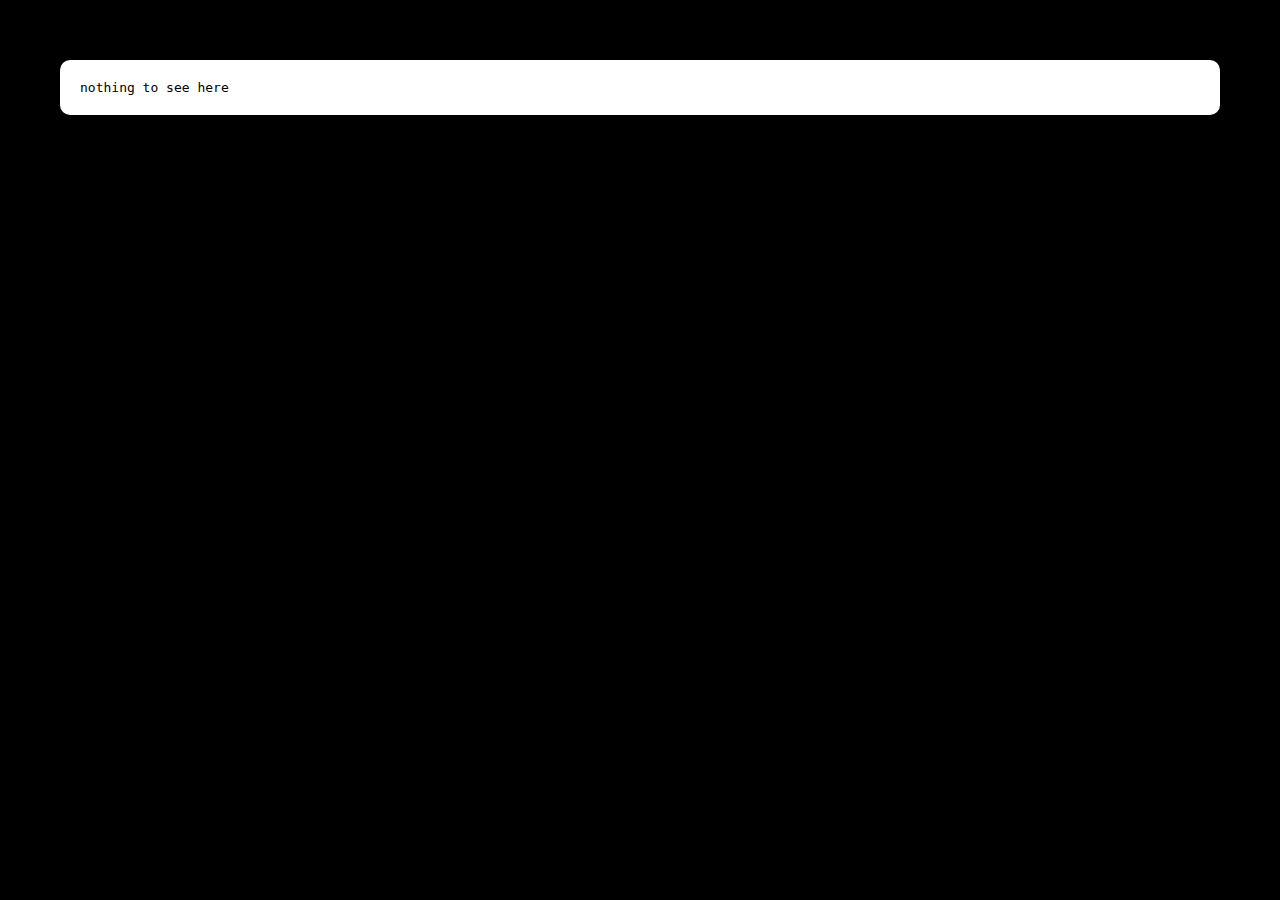
<file: index.html>
<!Doctype html>
<html lang="en">
    <head>
        <meta charset="UTF-8">
        <title>sermet cagan</title>
        <link rel="stylesheet" href="./style.css">
    </head>
    <body>
        <div>nothing to see here</div>
    </body>
</html>
</file>
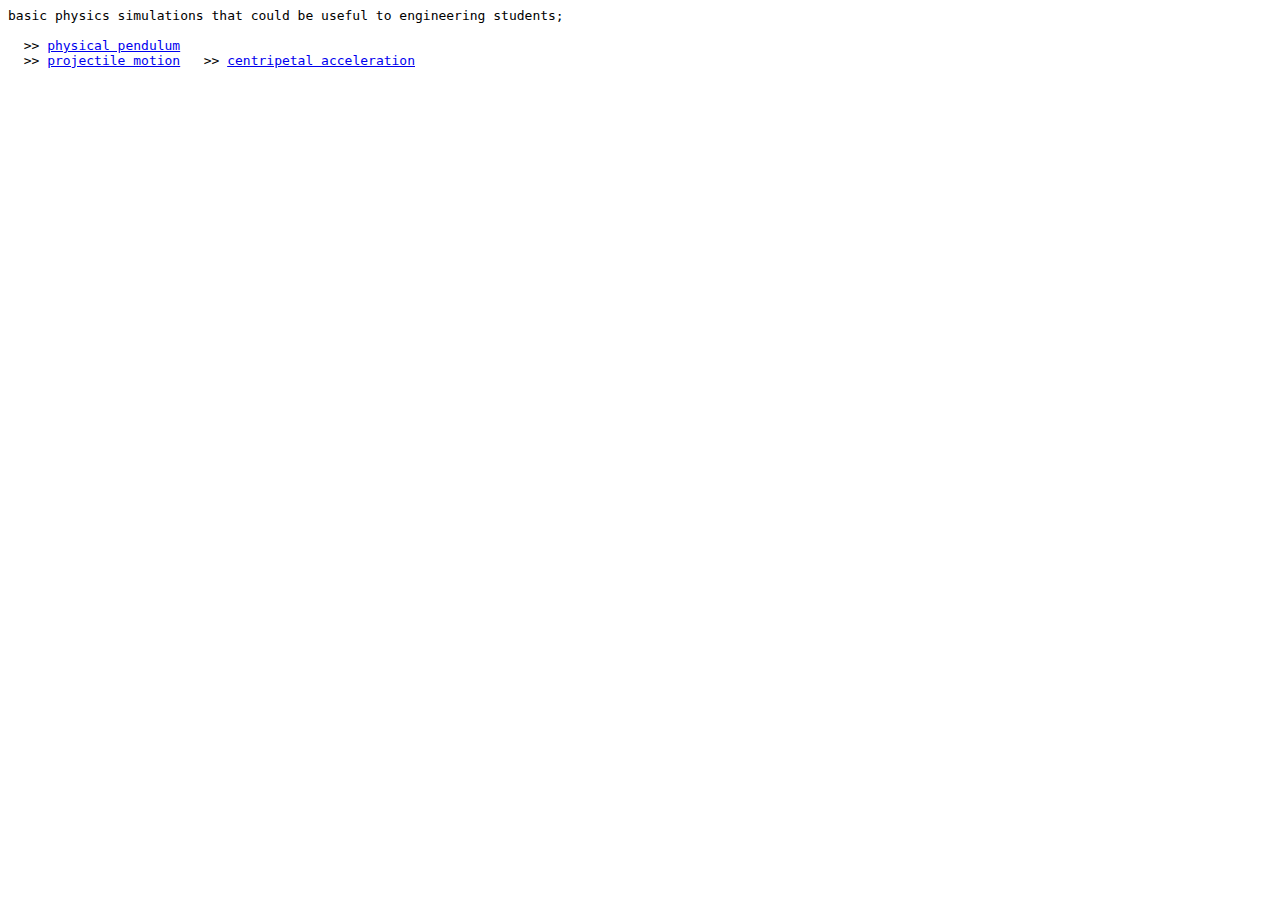
<file: simulations/index.html>
<html>
<head>
<style>body {font-family: monospace}</style>
<link rel="icon" type="image/png" href="imgs/favicon.png">
<title>sermet cagan</title>
</head>

<body>
basic physics simulations that could be useful to engineering students;
<br>
<br>
&nbsp&nbsp>> <a href="/simulations/physical-pendulum">physical pendulum</a><br>
&nbsp&nbsp>> <a href="/simulations/projectile-motion">projectile motion</a>
&nbsp&nbsp>> <a href="/simulations/centripetal-acceleration">centripetal acceleration</a>
</body>
</html>
</file>
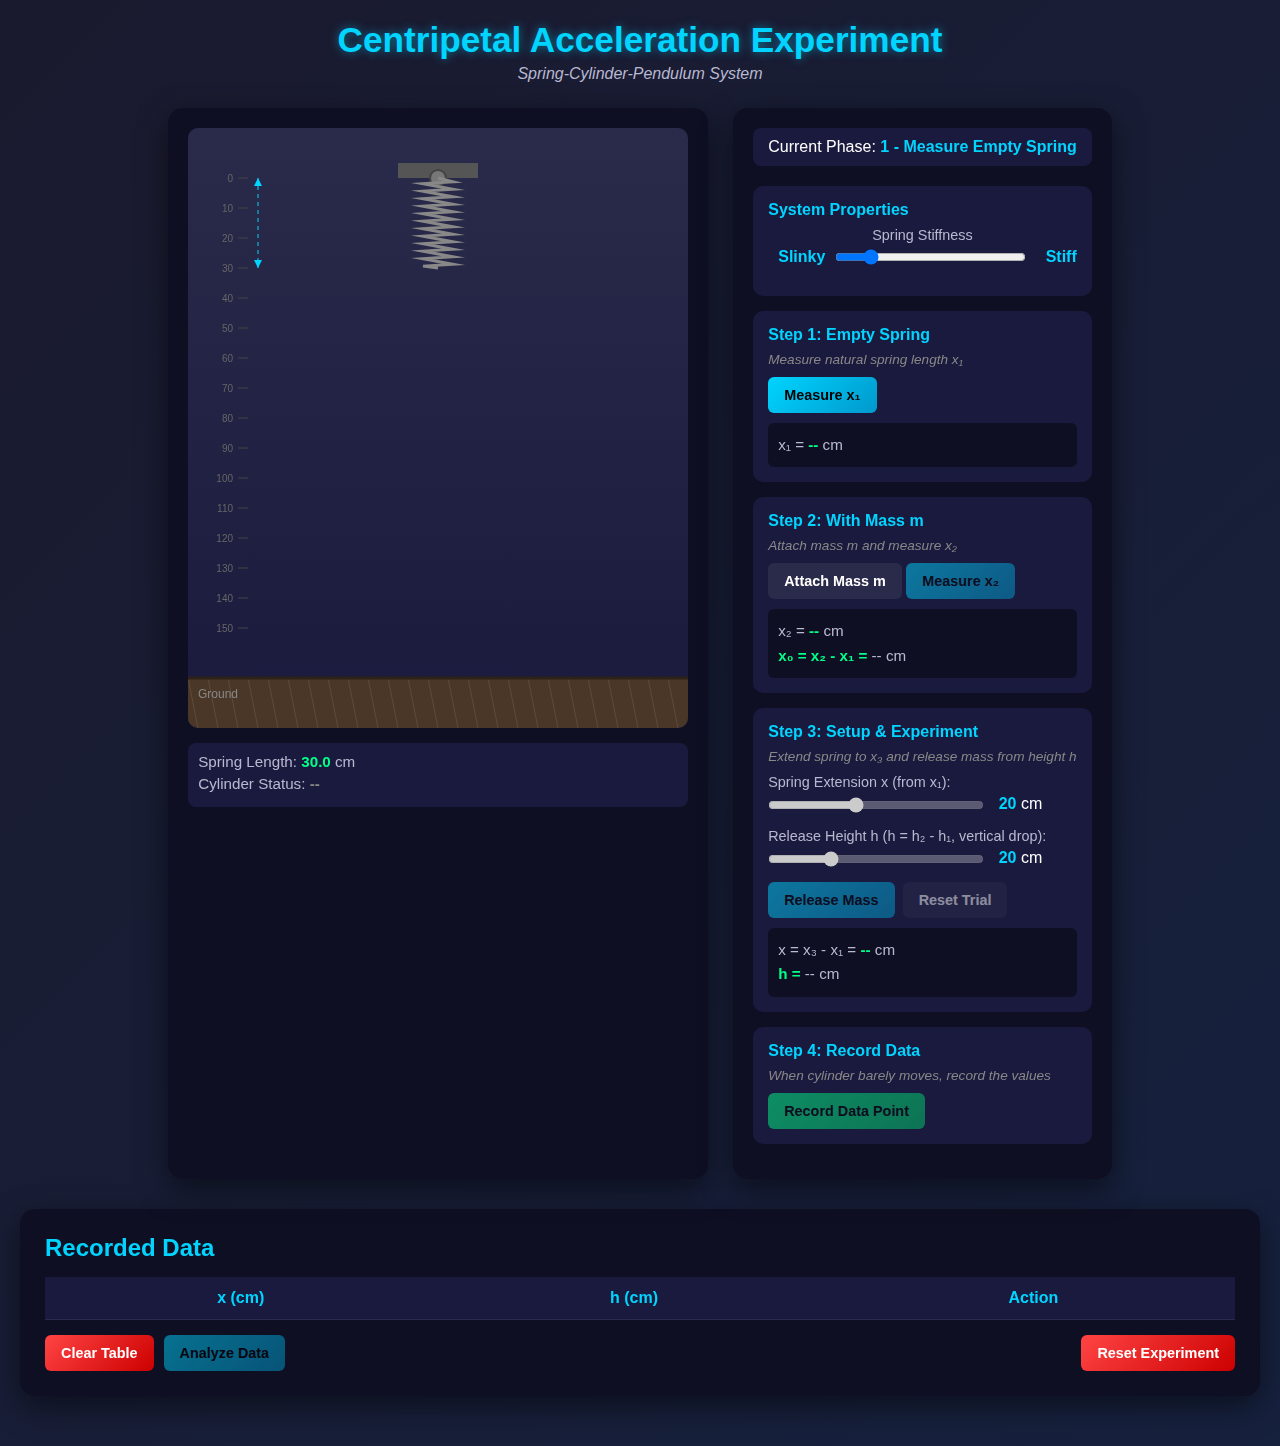
<file: simulations/centripetal-acceleration/index.html>
<!DOCTYPE html>
<html lang="en">
<head>
    <meta charset="UTF-8">
    <meta name="viewport" content="width=device-width, initial-scale=1.0">
    <title>Centripetal Acceleration - Physics 101 Lab</title>
    <link rel="stylesheet" href="styles.css">
</head>
<body>
    <div class="container">
        <h1>Centripetal Acceleration Experiment</h1>
        <p class="subtitle">Spring-Cylinder-Pendulum System</p>

        <div class="main-content">
            <div class="simulation-area">
                <canvas id="simCanvas" width="500" height="600"></canvas>
                <div class="sim-info">
                    <div>Spring Length: <span id="springLengthDisplay">--</span> cm</div>
                    <div>Cylinder Status: <span id="cylinderStatus">At Rest</span></div>
                </div>
            </div>

            <div class="controls-area">
                <div class="phase-indicator">
                    <span>Current Phase: </span>
                    <span id="phaseDisplay" class="phase-text">1 - Measure Empty Spring</span>
                </div>

                <div class="control-section">
                    <h3>System Properties</h3>
                    <div class="control-group" style="text-align: center;">
                        <label>Spring Stiffness</label>
                        <div style="display: flex; align-items: center; justify-content: center; gap: 10px;">
                            <span>Slinky</span>
                            <input type="range" id="kSlider" min="1000" max="10000" value="2450">
                            <span>Stiff</span>
                        </div>
                    </div>
                </div>

                <div class="control-section">
                    <h3>Step 1: Empty Spring</h3>
                    <p class="info-text">Measure natural spring length x₁</p>
                    <button id="measureX1Btn" class="btn btn-primary">Measure x₁</button>
                    <div class="measurement-display">
                        <span>x₁ = </span><span id="x1Value">--</span> cm
                    </div>
                </div>

                <div class="control-section">
                    <h3>Step 2: With Mass m</h3>
                    <p class="info-text">Attach mass m and measure x₂</p>
                    <button id="attachMassBtn" class="btn btn-secondary">Attach Mass m</button>
                    <button id="measureX2Btn" class="btn btn-primary" disabled>Measure x₂</button>
                    <div class="measurement-display">
                        <span>x₂ = </span><span id="x2Value">--</span> cm
                        <br>
                        <span>x₀ = x₂ - x₁ = </span><span id="x0Value">--</span> cm
                    </div>
                </div>

                <div class="control-section">
                    <h3>Step 3: Setup & Experiment</h3>
                    <p class="info-text">Extend spring to x₃ and release mass from height h</p>

                    <div class="control-group">
                        <label>Spring Extension x (from x₁):</label>
                        <input type="range" id="x3Slider" min="0" max="50" value="20" disabled>
                        <span id="x3SliderValue">20</span> cm
                    </div>

                    <div class="control-group">
                        <label>Release Height h (h = h₂ - h₁, vertical drop):</label>
                        <input type="range" id="hSlider" min="5" max="60" value="20" disabled>
                        <span id="hSliderValue">20</span> cm
                    </div>

                    <div class="button-group">
                        <button id="releaseBtn" class="btn btn-primary" disabled>Release Mass</button>
                        <button id="resetTrialBtn" class="btn btn-secondary" disabled>Reset Trial</button>
                    </div>

                    <div class="measurement-display">
                        <span>x = x₃ - x₁ = </span><span id="xValue">--</span> cm
                        <br>
                        <span>h = </span><span id="hValue">--</span> cm
                    </div>
                </div>

                <div class="control-section">
                    <h3>Step 4: Record Data</h3>
                    <p class="info-text">When cylinder barely moves, record the values</p>
                    <button id="recordBtn" class="btn btn-success" disabled>Record Data Point</button>
                </div>
            </div>
        </div>

        <div class="data-section">
            <h2>Recorded Data</h2>
            <table id="dataTable">
                <thead>
                    <tr>
                        <th>x (cm)</th>
                        <th>h (cm)</th>
                        <th>Action</th>
                    </tr>
                </thead>
                <tbody id="dataTableBody">
                </tbody>
            </table>
            <div class="table-buttons">
                <button id="clearTableBtn" class="btn btn-danger">Clear Table</button>
                <button id="analyzeBtn" class="btn btn-primary" disabled>Analyze Data</button>
                <button id="fullResetBtn" class="btn btn-danger" style="margin-left: auto;">Reset Experiment</button>
            </div>
        </div>

        <div class="analysis-section" id="analysisSection" style="display: none;">
            <h2>Data Analysis</h2>
            <div class="analysis-content">
                <div class="plot-container">
                    <canvas id="plotCanvas" width="450" height="350"></canvas>
                </div>
                <div class="results-container">
                    <h3>Linear Fit: x = a·h + b</h3>
                    <p><strong>Slope (a = dx/dh):</strong> <span id="slopeValue">--</span></p>
                    <p><strong>Intercept (b):</strong> <span id="interceptValue">--</span> cm</p>
                    <p><strong>R² Value:</strong> <span id="r2Value">--</span></p>

                    <div class="calculation-box">
                        <h4>Rope Length Calculation</h4>
                        <p>From: dx/dh = 2x₀/l</p>
                        <p>l = 2x₀ / slope</p>
                        <p><strong>x₀ = </strong><span id="x0Result">--</span> cm</p>
                        <p><strong>Experimental l = </strong><span id="expLength">--</span> cm</p>
                        <p><strong>Actual l = </strong>75 cm</p>
                        <p class="error-result"><strong>% Error = </strong><span id="percentError">--</span>%</p>
                    </div>
                </div>
            </div>
        </div>
    </div>

    <script src="script.js"></script>
</body>
</html>
</file>
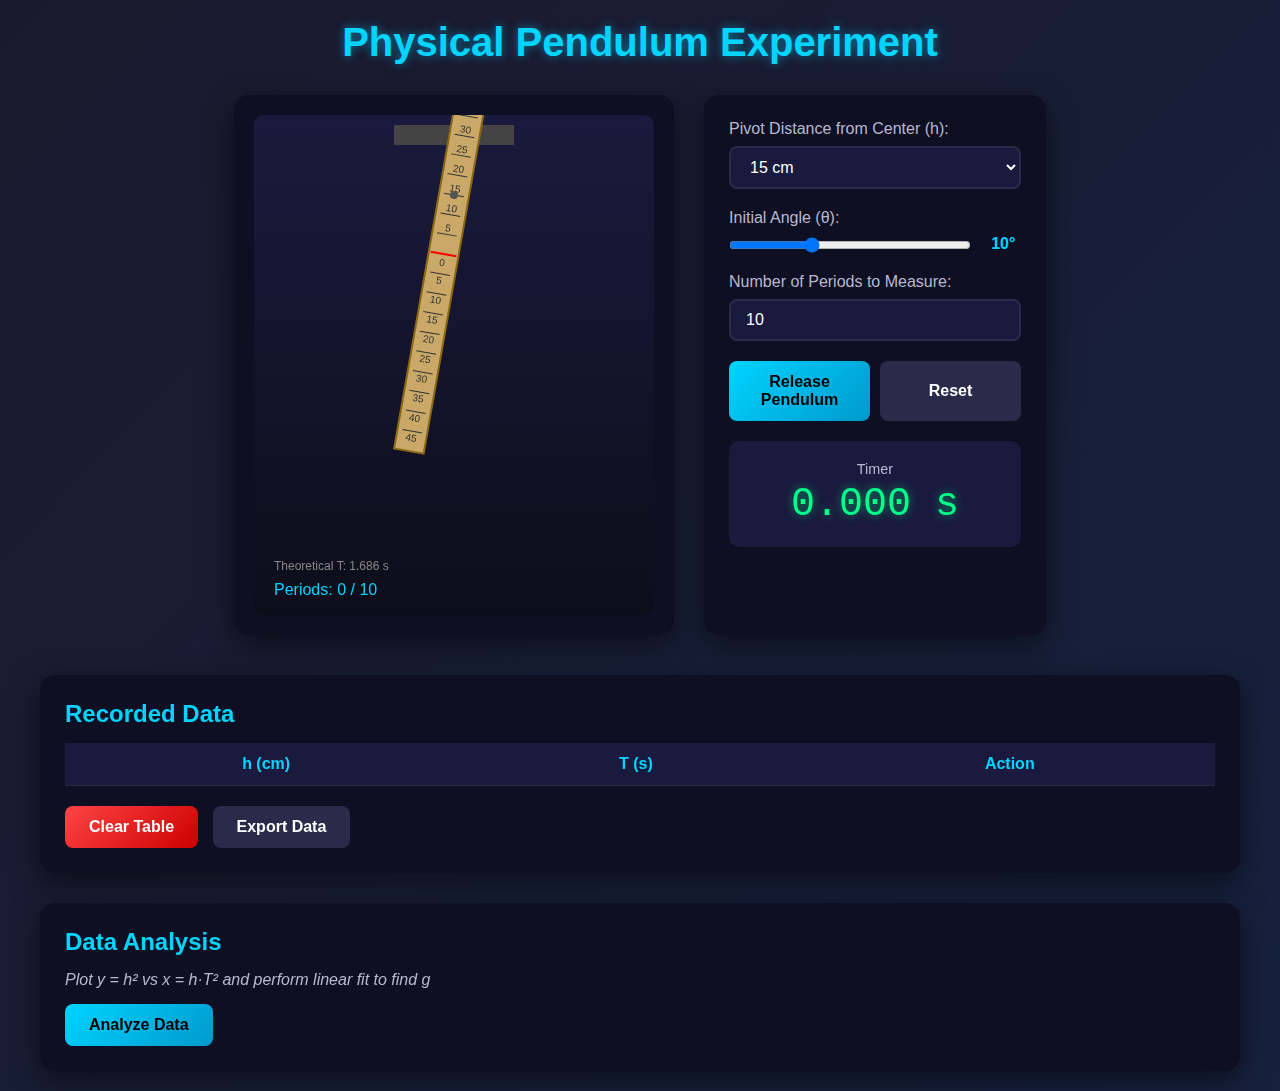
<file: simulations/physical-pendulum/index.html>
<!DOCTYPE html>
<html lang="en">
<head>
    <meta charset="UTF-8">
    <meta name="viewport" content="width=device-width, initial-scale=1.0">
    <title>Physical Pendulum - Physics 101 Lab</title>
    <link rel="stylesheet" href="styles.css">
</head>
<body>
    <div class="container">
        <h1>Physical Pendulum Experiment</h1>

        <div class="main-content">
            <div class="simulation-area">
                <canvas id="pendulumCanvas" width="400" height="500"></canvas>
            </div>

            <div class="controls-area">
                <div class="control-group">
                    <label for="pivotDistance">Pivot Distance from Center (h):</label>
                    <select id="pivotDistance">
                        <option value="5">5 cm</option>
                        <option value="10">10 cm</option>
                        <option value="15" selected>15 cm</option>
                        <option value="20">20 cm</option>
                        <option value="25">25 cm</option>
                        <option value="30">30 cm</option>
                        <option value="35">35 cm</option>
                        <option value="40">40 cm</option>
                        <option value="45">45 cm</option>
                    </select>
                </div>

                <div class="control-group">
                    <label for="initialAngle">Initial Angle (θ):</label>
                    <input type="range" id="initialAngle" min="5" max="20" value="10">
                    <span id="angleValue">10°</span>
                </div>

                <div class="control-group">
                    <label for="periodCount">Number of Periods to Measure:</label>
                    <input type="number" id="periodCount" min="1" max="20" value="10">
                </div>

                <div class="button-group">
                    <button id="releaseBtn" class="btn btn-primary">Release Pendulum</button>
                    <button id="resetBtn" class="btn btn-secondary">Reset</button>
                </div>

                <div class="timer-display">
                    <div class="timer-label">Timer</div>
                    <div id="timerValue" class="timer-value">0.000 s</div>
                </div>

                <div class="results-display" id="resultsDisplay" style="display: none;">
                    <h3>Results</h3>
                    <p><strong>Pivot Distance (h):</strong> <span id="resultH">-</span> cm</p>
                    <p><strong>Periods Measured:</strong> <span id="resultPeriods">-</span></p>
                    <p><strong>Total Time:</strong> <span id="resultTotalTime">-</span> s</p>
                    <p><strong>Average Period (T):</strong> <span id="resultAvgPeriod">-</span> s</p>
                    <button id="storeBtn" class="btn btn-success">Store Result</button>
                </div>
            </div>
        </div>

        <div class="data-table-section">
            <h2>Recorded Data</h2>
            <table id="dataTable">
                <thead>
                    <tr>
                        <th>h (cm)</th>
                        <th>T (s)</th>
                        <th>Action</th>
                    </tr>
                </thead>
                <tbody id="dataTableBody">
                </tbody>
            </table>
            <button id="clearTableBtn" class="btn btn-danger">Clear Table</button>
            <button id="exportBtn" class="btn btn-secondary">Export Data</button>
        </div>

        <div class="analysis-section">
            <h2>Data Analysis</h2>
            <p class="analysis-info">Plot y = h² vs x = h·T² and perform linear fit to find g</p>
            <button id="analyzeBtn" class="btn btn-primary">Analyze Data</button>

            <div id="analysisResults" class="analysis-results" style="display: none;">
                <div class="plot-container">
                    <canvas id="plotCanvas" width="500" height="400"></canvas>
                </div>
                <div class="fit-results">
                    <h3>Linear Fit Results</h3>
                    <p class="equation">y = <span id="slopeValue">-</span>x + <span id="interceptValue">-</span></p>
                    <p><strong>Slope (a):</strong> <span id="slopeDisplay">-</span> s²</p>
                    <p><strong>Intercept (b):</strong> <span id="interceptDisplay">-</span> cm²</p>
                    <p><strong>R² value:</strong> <span id="r2Value">-</span></p>
                    <div class="gravity-result">
                        <p>From a = g/(4π²):</p>
                        <p class="gravity-value">g = <span id="expGravity">-</span> cm/s²</p>
                        <p class="gravity-value">g = <span id="expGravityM">-</span> m/s²</p>
                        <p class="theoretical">Theoretical: g = 980 cm/s² (9.80 m/s²)</p>
                        <p><strong>Percent Error:</strong> <span id="percentError">-</span>%</p>
                    </div>
                </div>
            </div>
        </div>
    </div>

    <script src="script.js"></script>
</body>
</html>
</file>
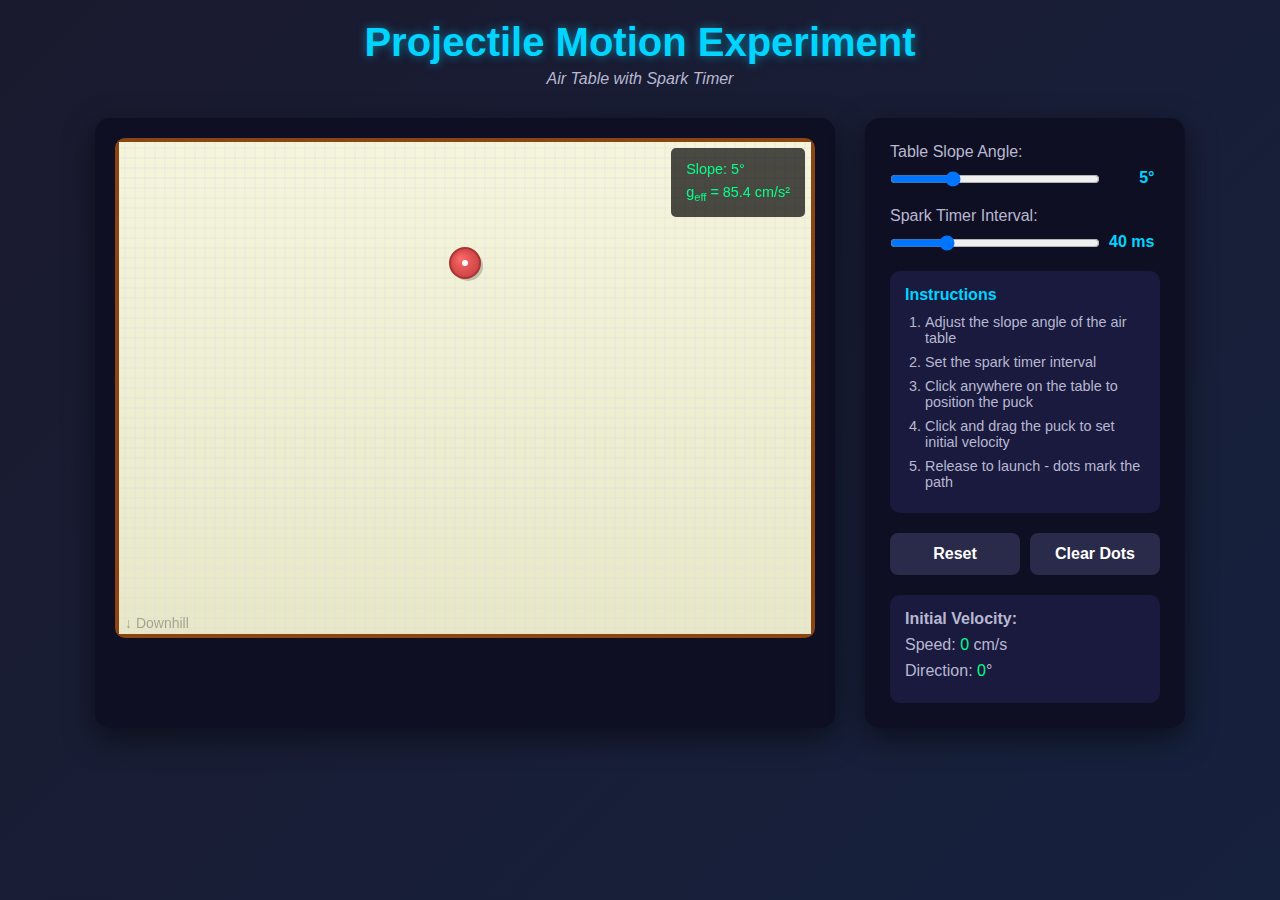
<file: simulations/projectile-motion/index.html>
<!DOCTYPE html>
<html lang="en">
<head>
    <meta charset="UTF-8">
    <meta name="viewport" content="width=device-width, initial-scale=1.0">
    <title>Projectile Motion - Physics 101 Lab</title>
    <link rel="stylesheet" href="styles.css">
</head>
<body>
    <div class="container">
        <h1>Projectile Motion Experiment</h1>
        <p class="subtitle">Air Table with Spark Timer</p>

        <div class="main-content">
            <div class="simulation-area">
                <div class="table-container">
                    <canvas id="airTableCanvas" width="700" height="500"></canvas>
                    <div class="slope-indicator">
                        <div>Slope: <span id="slopeDisplay">5</span>°</div>
                        <div>g<sub>eff</sub> = <span id="gEffDisplay">85.4</span> cm/s²</div>
                    </div>
                </div>
            </div>

            <div class="controls-area">
                <div class="control-group">
                    <label for="slopeAngle">Table Slope Angle:</label>
                    <input type="range" id="slopeAngle" min="1" max="15" value="5" step="0.5">
                    <span id="slopeValue">5°</span>
                </div>

                <div class="control-group">
                    <label for="sparkInterval">Spark Timer Interval:</label>
                    <input type="range" id="sparkInterval" min="20" max="100" value="40" step="5">
                    <span id="sparkValue">40 ms</span>
                </div>

                <div class="instructions">
                    <h3>Instructions</h3>
                    <ol>
                        <li>Adjust the slope angle of the air table</li>
                        <li>Set the spark timer interval</li>
                        <li>Click anywhere on the table to position the puck</li>
                        <li>Click and drag the puck to set initial velocity</li>
                        <li>Release to launch - dots mark the path</li>
                    </ol>
                </div>

                <div class="button-group">
                    <button id="resetBtn" class="btn btn-secondary">Reset</button>
                    <button id="clearDotsBtn" class="btn btn-secondary">Clear Dots</button>
                </div>

                <div class="velocity-display">
                    <p><strong>Initial Velocity:</strong></p>
                    <p>Speed: <span id="speedDisplay">0</span> cm/s</p>
                    <p>Direction: <span id="directionDisplay">0</span>°</p>
                </div>
            </div>
        </div>
    </div>

    <script src="script.js"></script>
</body>
</html>
</file>
<file: style.css>
body {
    background-color: #000000;
    padding: 20px;
    margin: 20px;
    border-radius: 10px;
}

div {
    background-color: #ffffff;
    padding: 20px;
    margin: 20px;
    border-radius: 10px;
    font-family: monospace;
    color: #000000;
}
</file>
<file: simulations/centripetal-acceleration/styles.css>
* {
    margin: 0;
    padding: 0;
    box-sizing: border-box;
}

body {
    font-family: 'Segoe UI', Tahoma, Geneva, Verdana, sans-serif;
    background: linear-gradient(135deg, #1a1a2e 0%, #16213e 100%);
    min-height: 100vh;
    color: #fff;
    padding: 20px;
}

.container {
    max-width: 1400px;
    margin: 0 auto;
}

h1 {
    text-align: center;
    margin-bottom: 5px;
    font-size: 2.2rem;
    color: #00d4ff;
    text-shadow: 0 0 10px rgba(0, 212, 255, 0.5);
}

.subtitle {
    text-align: center;
    color: #b8b8d1;
    margin-bottom: 25px;
    font-style: italic;
}

h2 {
    color: #00d4ff;
    margin-bottom: 15px;
}

h3 {
    color: #00d4ff;
    margin-bottom: 8px;
    font-size: 1rem;
}

h4 {
    color: #00ff88;
    margin-bottom: 10px;
}

.main-content {
    display: flex;
    gap: 25px;
    margin-bottom: 30px;
    flex-wrap: wrap;
    justify-content: center;
}

.simulation-area {
    background: #0f0f23;
    border-radius: 15px;
    padding: 20px;
    box-shadow: 0 10px 30px rgba(0, 0, 0, 0.5);
}

#simCanvas {
    display: block;
    background: linear-gradient(180deg, #2a2a4a 0%, #1a1a3e 100%);
    border-radius: 10px;
}

.sim-info {
    margin-top: 15px;
    padding: 10px;
    background: #1a1a3e;
    border-radius: 8px;
    font-size: 0.95rem;
}

.sim-info div {
    margin-bottom: 5px;
    color: #b8b8d1;
}

.sim-info span {
    color: #00ff88;
    font-weight: bold;
}

.controls-area {
    background: #0f0f23;
    border-radius: 15px;
    padding: 20px;
    min-width: 320px;
    max-width: 380px;
    box-shadow: 0 10px 30px rgba(0, 0, 0, 0.5);
}

.phase-indicator {
    background: #1a1a3e;
    padding: 10px 15px;
    border-radius: 8px;
    margin-bottom: 20px;
    text-align: center;
}

.phase-text {
    color: #00d4ff;
    font-weight: bold;
}

.control-section {
    background: #1a1a3e;
    border-radius: 10px;
    padding: 15px;
    margin-bottom: 15px;
}

.info-text {
    color: #888;
    font-size: 0.85rem;
    margin-bottom: 10px;
    font-style: italic;
}

.control-group {
    margin-bottom: 15px;
}

.control-group label {
    display: block;
    margin-bottom: 5px;
    color: #b8b8d1;
    font-size: 0.9rem;
}

.control-group input[type="range"] {
    width: 70%;
    vertical-align: middle;
}

.control-group span {
    color: #00d4ff;
    font-weight: bold;
    margin-left: 10px;
}

.button-group {
    display: flex;
    gap: 8px;
    flex-wrap: wrap;
    margin-bottom: 10px;
}

.btn {
    padding: 10px 16px;
    border: none;
    border-radius: 6px;
    font-size: 0.9rem;
    font-weight: 600;
    cursor: pointer;
    transition: all 0.3s;
}

.btn:disabled {
    opacity: 0.5;
    cursor: not-allowed;
}

.btn-primary {
    background: linear-gradient(135deg, #00d4ff 0%, #0099cc 100%);
    color: #000;
}

.btn-primary:hover:not(:disabled) {
    transform: translateY(-2px);
    box-shadow: 0 5px 15px rgba(0, 212, 255, 0.4);
}

.btn-secondary {
    background: #2a2a4a;
    color: #fff;
}

.btn-secondary:hover:not(:disabled) {
    background: #3a3a5a;
}

.btn-success {
    background: linear-gradient(135deg, #00ff88 0%, #00cc6a 100%);
    color: #000;
}

.btn-success:hover:not(:disabled) {
    transform: translateY(-2px);
    box-shadow: 0 5px 15px rgba(0, 255, 136, 0.4);
}

.btn-danger {
    background: linear-gradient(135deg, #ff4444 0%, #cc0000 100%);
    color: #fff;
}

.btn-danger:hover:not(:disabled) {
    transform: translateY(-2px);
    box-shadow: 0 5px 15px rgba(255, 68, 68, 0.4);
}

.measurement-display {
    margin-top: 10px;
    padding: 10px;
    background: #0f0f23;
    border-radius: 6px;
    font-size: 0.95rem;
    color: #b8b8d1;
    line-height: 1.6;
}

.measurement-display span:nth-child(even) {
    color: #00ff88;
    font-weight: bold;
}

.data-section {
    background: #0f0f23;
    border-radius: 15px;
    padding: 25px;
    margin-bottom: 30px;
    box-shadow: 0 10px 30px rgba(0, 0, 0, 0.5);
}

#dataTable {
    width: 100%;
    border-collapse: collapse;
    margin-bottom: 15px;
}

#dataTable th,
#dataTable td {
    padding: 12px 20px;
    text-align: center;
    border-bottom: 1px solid #2a2a4a;
}

#dataTable th {
    background: #1a1a3e;
    color: #00d4ff;
    font-weight: 600;
}

#dataTable tbody tr:hover {
    background: #1a1a3e;
}

#dataTable td {
    color: #b8b8d1;
}

.table-buttons {
    display: flex;
    gap: 10px;
}

.btn-remove {
    padding: 5px 12px;
    border: none;
    border-radius: 5px;
    background: #ff4444;
    color: #fff;
    font-size: 0.85rem;
    cursor: pointer;
    transition: all 0.2s;
}

.btn-remove:hover {
    background: #cc0000;
}

.analysis-section {
    background: #0f0f23;
    border-radius: 15px;
    padding: 25px;
    box-shadow: 0 10px 30px rgba(0, 0, 0, 0.5);
}

.analysis-content {
    display: flex;
    gap: 30px;
    flex-wrap: wrap;
}

.plot-container {
    background: #1a1a3e;
    border-radius: 10px;
    padding: 15px;
}

#plotCanvas {
    display: block;
    background: #0d0d1a;
    border-radius: 8px;
}

.results-container {
    flex: 1;
    min-width: 280px;
    background: #1a1a3e;
    border-radius: 10px;
    padding: 20px;
}

.results-container h3 {
    margin-bottom: 15px;
}

.results-container p {
    margin-bottom: 8px;
    color: #b8b8d1;
}

.results-container span {
    color: #00ff88;
}

.calculation-box {
    margin-top: 20px;
    padding: 15px;
    background: #0f0f23;
    border-radius: 8px;
    border: 1px solid #00d4ff;
}

.calculation-box p {
    margin-bottom: 6px;
}

.error-result {
    margin-top: 10px;
    font-size: 1.1rem;
}

.error-result span {
    color: #ff6b6b;
}

@media (max-width: 900px) {
    .main-content {
        flex-direction: column;
        align-items: center;
    }

    .controls-area {
        max-width: 100%;
        min-width: auto;
    }

    .analysis-content {
        flex-direction: column;
    }
}
</file>
<file: simulations/physical-pendulum/styles.css>
* {
    margin: 0;
    padding: 0;
    box-sizing: border-box;
}

body {
    font-family: 'Segoe UI', Tahoma, Geneva, Verdana, sans-serif;
    background: linear-gradient(135deg, #1a1a2e 0%, #16213e 100%);
    min-height: 100vh;
    color: #fff;
    padding: 20px;
}

.container {
    max-width: 1200px;
    margin: 0 auto;
}

h1 {
    text-align: center;
    margin-bottom: 30px;
    font-size: 2.5rem;
    color: #00d4ff;
    text-shadow: 0 0 10px rgba(0, 212, 255, 0.5);
}

h2 {
    color: #00d4ff;
    margin-bottom: 15px;
}

.main-content {
    display: flex;
    gap: 30px;
    margin-bottom: 40px;
    flex-wrap: wrap;
    justify-content: center;
}

.simulation-area {
    background: #0f0f23;
    border-radius: 15px;
    padding: 20px;
    box-shadow: 0 10px 30px rgba(0, 0, 0, 0.5);
}

#pendulumCanvas {
    display: block;
    border-radius: 10px;
    background: linear-gradient(180deg, #1a1a3e 0%, #0d0d1a 100%);
}

.controls-area {
    background: #0f0f23;
    border-radius: 15px;
    padding: 25px;
    min-width: 320px;
    box-shadow: 0 10px 30px rgba(0, 0, 0, 0.5);
}

.control-group {
    margin-bottom: 20px;
}

.control-group label {
    display: block;
    margin-bottom: 8px;
    font-weight: 500;
    color: #b8b8d1;
}

.control-group select,
.control-group input[type="number"] {
    width: 100%;
    padding: 10px 15px;
    border: 2px solid #2a2a4a;
    border-radius: 8px;
    background: #1a1a3e;
    color: #fff;
    font-size: 1rem;
    transition: border-color 0.3s;
}

.control-group select:focus,
.control-group input[type="number"]:focus {
    outline: none;
    border-color: #00d4ff;
}

.control-group input[type="range"] {
    width: calc(100% - 50px);
    vertical-align: middle;
}

#angleValue {
    display: inline-block;
    width: 40px;
    text-align: right;
    color: #00d4ff;
    font-weight: bold;
}

.button-group {
    display: flex;
    gap: 10px;
    margin-bottom: 20px;
}

.btn {
    padding: 12px 24px;
    border: none;
    border-radius: 8px;
    font-size: 1rem;
    font-weight: 600;
    cursor: pointer;
    transition: all 0.3s;
    flex: 1;
}

.btn-primary {
    background: linear-gradient(135deg, #00d4ff 0%, #0099cc 100%);
    color: #000;
}

.btn-primary:hover {
    transform: translateY(-2px);
    box-shadow: 0 5px 20px rgba(0, 212, 255, 0.4);
}

.btn-primary:disabled {
    background: #555;
    cursor: not-allowed;
    transform: none;
    box-shadow: none;
}

.btn-secondary {
    background: #2a2a4a;
    color: #fff;
}

.btn-secondary:hover {
    background: #3a3a5a;
}

.btn-success {
    background: linear-gradient(135deg, #00ff88 0%, #00cc6a 100%);
    color: #000;
}

.btn-success:hover {
    transform: translateY(-2px);
    box-shadow: 0 5px 20px rgba(0, 255, 136, 0.4);
}

.btn-danger {
    background: linear-gradient(135deg, #ff4444 0%, #cc0000 100%);
    color: #fff;
}

.btn-danger:hover {
    transform: translateY(-2px);
    box-shadow: 0 5px 20px rgba(255, 68, 68, 0.4);
}

.timer-display {
    background: #1a1a3e;
    border-radius: 10px;
    padding: 20px;
    text-align: center;
    margin-bottom: 20px;
}

.timer-label {
    font-size: 0.9rem;
    color: #b8b8d1;
    margin-bottom: 5px;
}

.timer-value {
    font-size: 2.5rem;
    font-family: 'Courier New', monospace;
    color: #00ff88;
    text-shadow: 0 0 10px rgba(0, 255, 136, 0.5);
}

.results-display {
    background: #1a1a3e;
    border-radius: 10px;
    padding: 20px;
    border: 2px solid #00d4ff;
}

.results-display h3 {
    color: #00d4ff;
    margin-bottom: 15px;
}

.results-display p {
    margin-bottom: 10px;
    color: #b8b8d1;
}

.results-display span {
    color: #00ff88;
}

.results-display .btn {
    margin-top: 15px;
    width: 100%;
}

.data-table-section {
    background: #0f0f23;
    border-radius: 15px;
    padding: 25px;
    box-shadow: 0 10px 30px rgba(0, 0, 0, 0.5);
}

#dataTable {
    width: 100%;
    border-collapse: collapse;
    margin-bottom: 20px;
}

#dataTable th,
#dataTable td {
    padding: 12px 20px;
    text-align: center;
    border-bottom: 1px solid #2a2a4a;
}

#dataTable th {
    background: #1a1a3e;
    color: #00d4ff;
    font-weight: 600;
}

#dataTable tbody tr:hover {
    background: #1a1a3e;
}

#dataTable td {
    color: #b8b8d1;
}

.btn-remove {
    padding: 5px 12px;
    border: none;
    border-radius: 5px;
    background: #ff4444;
    color: #fff;
    font-size: 0.85rem;
    cursor: pointer;
    transition: all 0.2s;
}

.btn-remove:hover {
    background: #cc0000;
    transform: scale(1.05);
}

.data-table-section .btn {
    margin-right: 10px;
}

/* Analysis Section */
.analysis-section {
    background: #0f0f23;
    border-radius: 15px;
    padding: 25px;
    margin-top: 30px;
    box-shadow: 0 10px 30px rgba(0, 0, 0, 0.5);
}

.analysis-info {
    color: #b8b8d1;
    margin-bottom: 15px;
    font-style: italic;
}

.analysis-results {
    display: flex;
    gap: 30px;
    margin-top: 20px;
    flex-wrap: wrap;
}

.plot-container {
    background: #1a1a3e;
    border-radius: 10px;
    padding: 15px;
}

#plotCanvas {
    display: block;
    background: #0d0d1a;
    border-radius: 8px;
}

.fit-results {
    flex: 1;
    min-width: 280px;
    background: #1a1a3e;
    border-radius: 10px;
    padding: 20px;
}

.fit-results h3 {
    color: #00d4ff;
    margin-bottom: 15px;
}

.fit-results p {
    margin-bottom: 10px;
    color: #b8b8d1;
}

.fit-results span {
    color: #00ff88;
}

.equation {
    font-size: 1.3rem;
    font-family: 'Courier New', monospace;
    color: #fff !important;
    background: #0d0d1a;
    padding: 10px 15px;
    border-radius: 8px;
    margin-bottom: 20px !important;
}

.gravity-result {
    margin-top: 20px;
    padding-top: 15px;
    border-top: 1px solid #2a2a4a;
}

.gravity-value {
    font-size: 1.4rem;
    color: #00ff88 !important;
    font-weight: bold;
}

.theoretical {
    font-size: 0.9rem;
    color: #888 !important;
    margin-top: 10px;
}

@media (max-width: 768px) {
    .main-content {
        flex-direction: column;
        align-items: center;
    }

    .controls-area {
        min-width: 100%;
    }

    #pendulumCanvas {
        width: 100%;
        height: auto;
    }
}
</file>
<file: simulations/projectile-motion/styles.css>
* {
    margin: 0;
    padding: 0;
    box-sizing: border-box;
}

body {
    font-family: 'Segoe UI', Tahoma, Geneva, Verdana, sans-serif;
    background: linear-gradient(135deg, #1a1a2e 0%, #16213e 100%);
    min-height: 100vh;
    color: #fff;
    padding: 20px;
}

.container {
    max-width: 1200px;
    margin: 0 auto;
}

h1 {
    text-align: center;
    margin-bottom: 5px;
    font-size: 2.5rem;
    color: #00d4ff;
    text-shadow: 0 0 10px rgba(0, 212, 255, 0.5);
}

.subtitle {
    text-align: center;
    color: #b8b8d1;
    margin-bottom: 30px;
    font-style: italic;
}

h2 {
    color: #00d4ff;
    margin-bottom: 15px;
}

h3 {
    color: #00d4ff;
    margin-bottom: 10px;
    font-size: 1rem;
}

.main-content {
    display: flex;
    gap: 30px;
    margin-bottom: 40px;
    flex-wrap: wrap;
    justify-content: center;
}

.simulation-area {
    background: #0f0f23;
    border-radius: 15px;
    padding: 20px;
    box-shadow: 0 10px 30px rgba(0, 0, 0, 0.5);
}

.table-container {
    position: relative;
}

#airTableCanvas {
    display: block;
    border-radius: 10px;
    cursor: crosshair;
}

.slope-indicator {
    position: absolute;
    top: 10px;
    right: 10px;
    background: rgba(0, 0, 0, 0.7);
    padding: 10px 15px;
    border-radius: 5px;
    font-size: 0.9rem;
    color: #00ff88;
    line-height: 1.6;
}

.slope-indicator sub {
    font-size: 0.7rem;
}

.controls-area {
    background: #0f0f23;
    border-radius: 15px;
    padding: 25px;
    min-width: 280px;
    max-width: 320px;
    box-shadow: 0 10px 30px rgba(0, 0, 0, 0.5);
}

.control-group {
    margin-bottom: 20px;
}

.control-group label {
    display: block;
    margin-bottom: 8px;
    font-weight: 500;
    color: #b8b8d1;
}

.control-group input[type="range"] {
    width: calc(100% - 60px);
    vertical-align: middle;
}

.control-group span {
    display: inline-block;
    width: 50px;
    text-align: right;
    color: #00d4ff;
    font-weight: bold;
}

.instructions {
    background: #1a1a3e;
    border-radius: 10px;
    padding: 15px;
    margin-bottom: 20px;
}

.instructions ol {
    margin-left: 20px;
    color: #b8b8d1;
    font-size: 0.9rem;
}

.instructions li {
    margin-bottom: 8px;
}

.button-group {
    display: flex;
    gap: 10px;
    margin-bottom: 20px;
}

.btn {
    padding: 12px 24px;
    border: none;
    border-radius: 8px;
    font-size: 1rem;
    font-weight: 600;
    cursor: pointer;
    transition: all 0.3s;
    flex: 1;
}

.btn-primary {
    background: linear-gradient(135deg, #00d4ff 0%, #0099cc 100%);
    color: #000;
}

.btn-primary:hover {
    transform: translateY(-2px);
    box-shadow: 0 5px 20px rgba(0, 212, 255, 0.4);
}

.btn-secondary {
    background: #2a2a4a;
    color: #fff;
}

.btn-secondary:hover {
    background: #3a3a5a;
}

.velocity-display {
    background: #1a1a3e;
    border-radius: 10px;
    padding: 15px;
}

.velocity-display p {
    margin-bottom: 8px;
    color: #b8b8d1;
}

.velocity-display span {
    color: #00ff88;
}

@media (max-width: 900px) {
    .main-content {
        flex-direction: column;
        align-items: center;
    }

    .controls-area {
        min-width: 100%;
        max-width: 100%;
    }

    #airTableCanvas {
        width: 100%;
        height: auto;
    }
}
</file>
